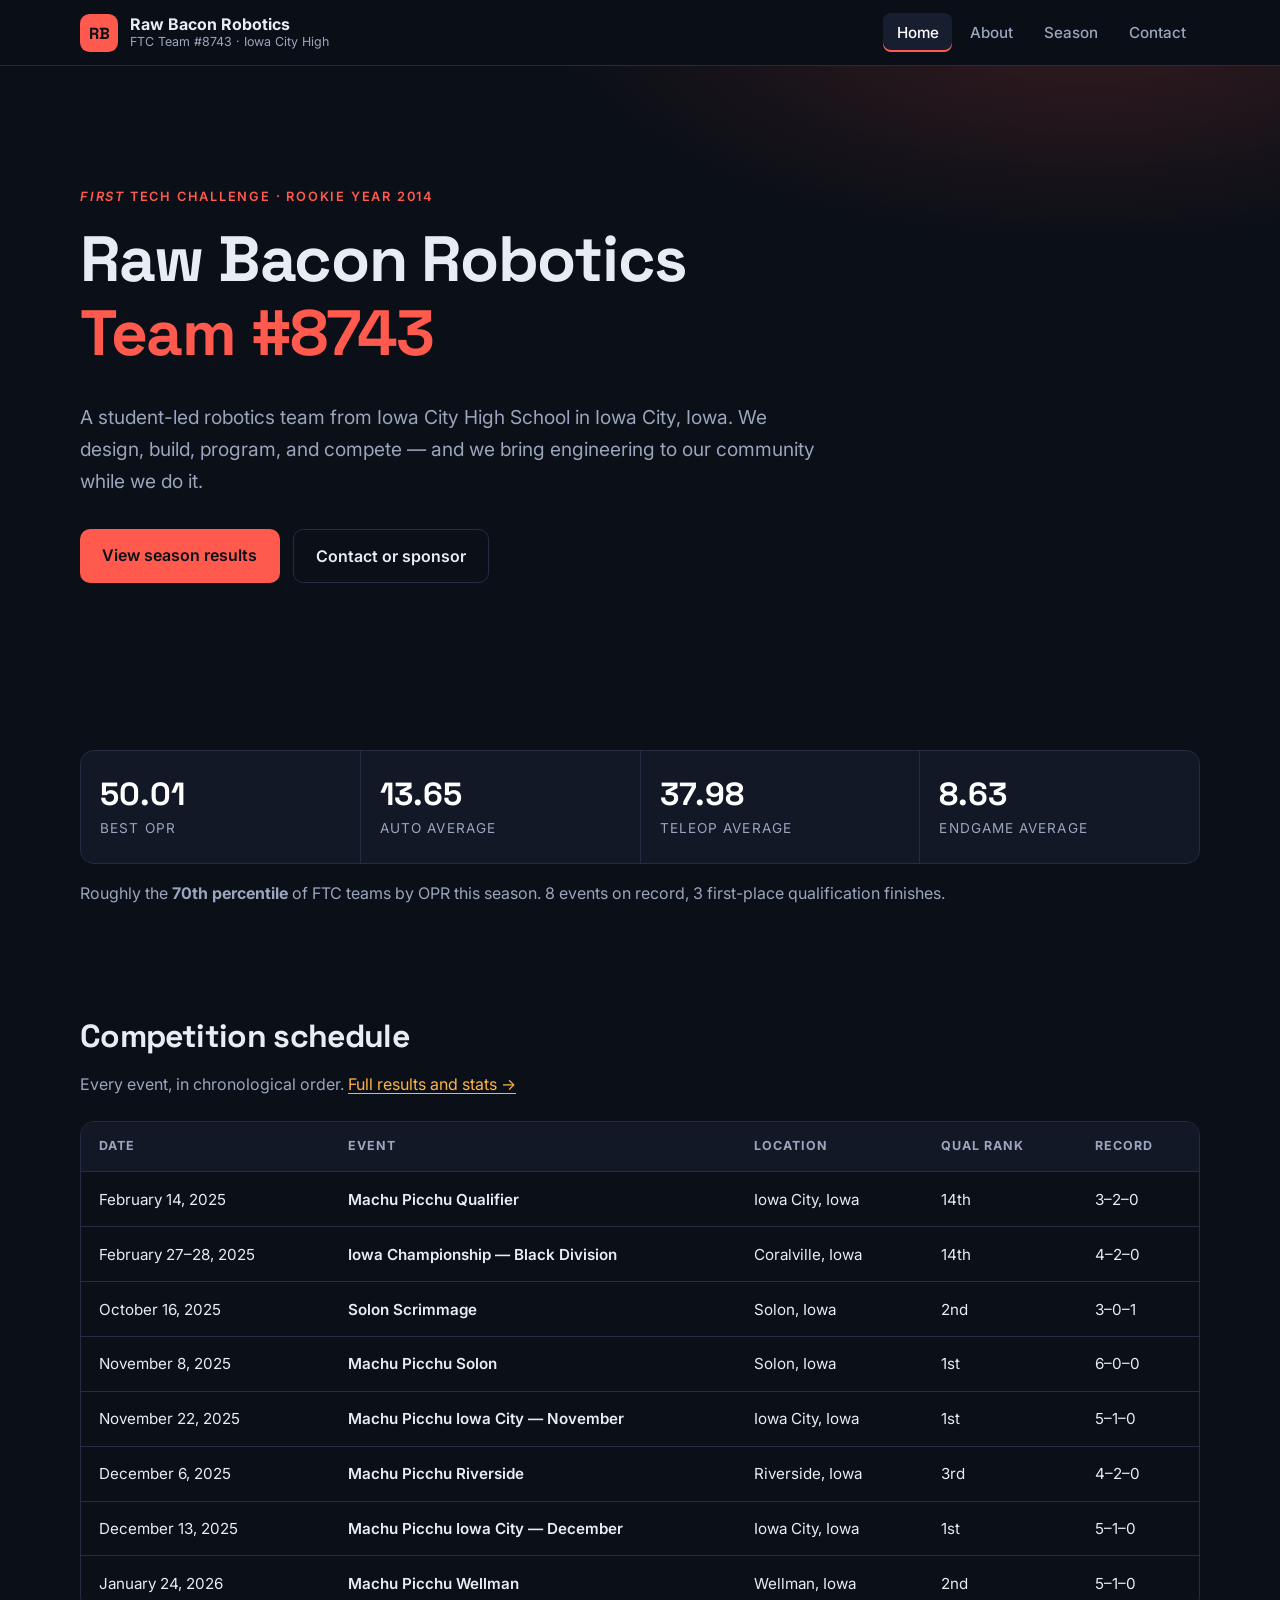
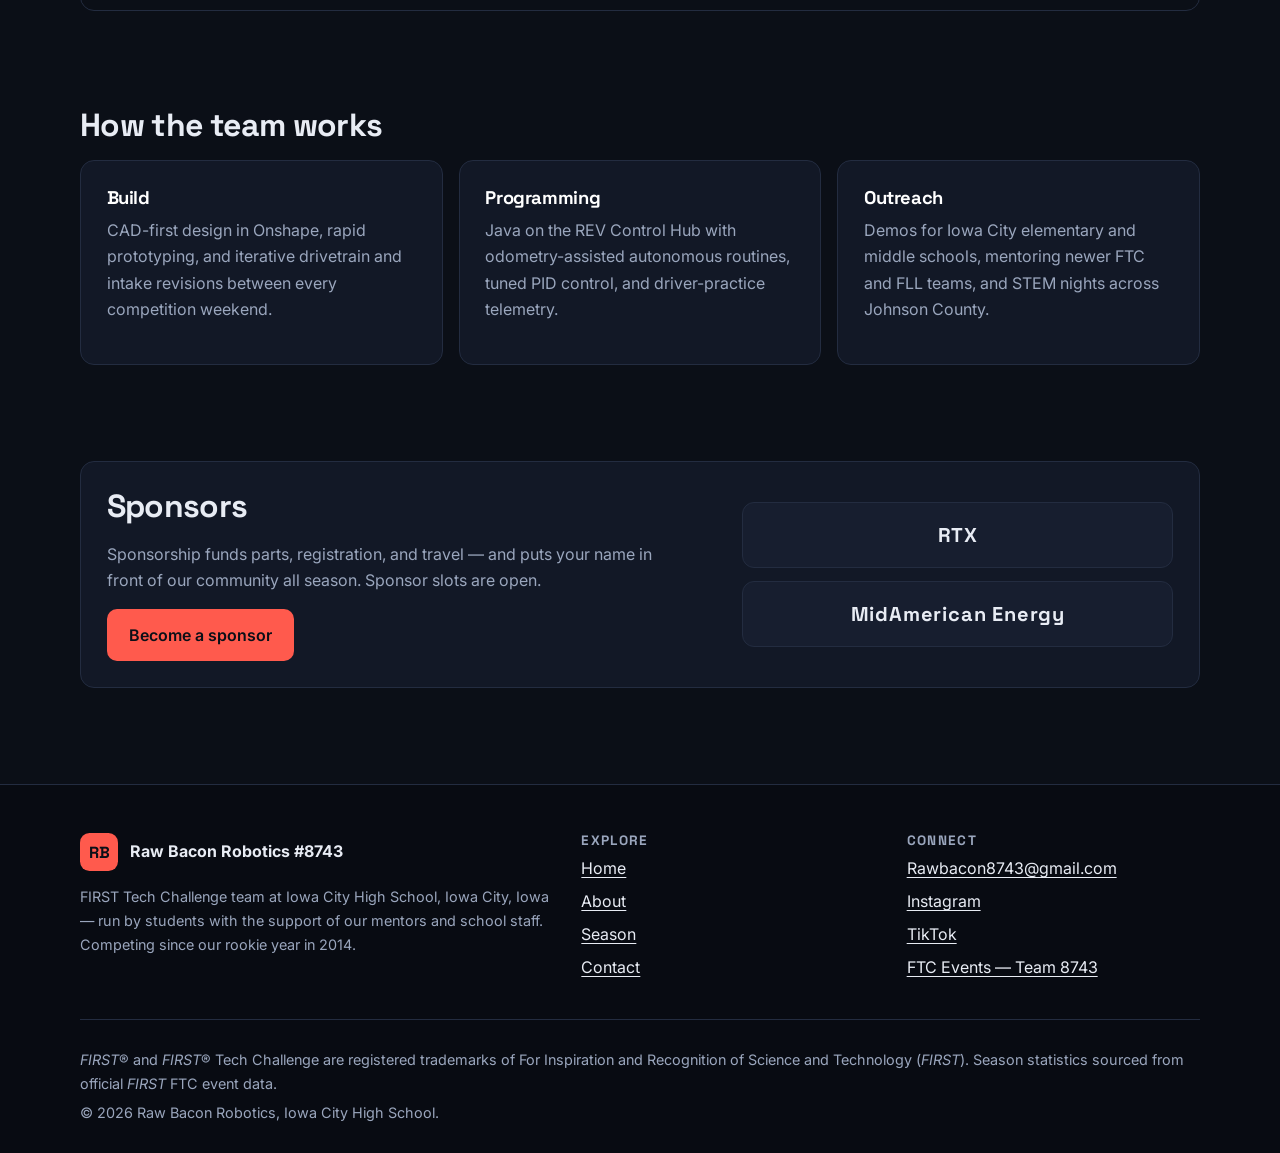
<file: index.html>
<!doctype html>
<html lang="en"><head><meta charset="utf-8"><meta name="viewport" content="width=device-width, initial-scale=1">
<title>Raw Bacon Robotics #8743 | Iowa City High School FTC Team</title><meta name="description" content="Raw Bacon Robotics, FIRST Tech Challenge team #8743 from Iowa City High School, Iowa. Season results, robot build, programming, and outreach.">
<meta property="og:type" content="website"><meta property="og:title" content="Raw Bacon Robotics #8743 | Iowa City High School FTC Team"><meta property="og:description" content="Raw Bacon Robotics, FIRST Tech Challenge team #8743 from Iowa City High School, Iowa. Season results, robot build, programming, and outreach.">
<meta name="twitter:card" content="summary"><meta name="theme-color" content="#0b0f17"><link rel="icon" href="favicon.svg" type="image/svg+xml">
<link rel="preconnect" href="https://fonts.googleapis.com"><link rel="preconnect" href="https://fonts.gstatic.com" crossorigin>
<link rel="stylesheet" href="https://fonts.googleapis.com/css2?family=Inter:wght@400;500;600&family=Space+Grotesk:wght@500;700&display=swap">
<link rel="stylesheet" href="styles.css"></head><body>
<a class="skip" href="#main">Skip to content</a>
<header class="top"><div class="wrap bar"><a class="brand" href="index.html"><svg class="mark" viewBox="0 0 40 40" aria-hidden="true"><rect width="40" height="40" rx="10" fill="#ff5a4d"/><text x="20" y="26" text-anchor="middle" font-family="Space Grotesk,Inter,sans-serif" font-weight="700" font-size="17" fill="#0b0f17">RB</text></svg><span><b>Raw Bacon Robotics</b><small>FTC Team #8743 · Iowa City High</small></span></a><nav aria-label="Primary"><a href="index.html" aria-current="page">Home</a><a href="about.html">About</a><a href="season.html">Season</a><a href="contact.html">Contact</a></nav></div></header>
<main id="main"><section class="hero"><div class="wrap"><p class="eyebrow"><i>FIRST</i> Tech Challenge · Rookie year 2014</p>
<h1>Raw Bacon Robotics <span>Team #8743</span></h1>
<p class="lead">A student-led robotics team from Iowa City High School in Iowa City, Iowa. We design, build, program, and compete — and we bring engineering to our community while we do it.</p>
<div class="cta"><a class="btn" href="season.html">View season results</a><a class="btn ghost" href="contact.html">Contact or sponsor</a></div></div></section>
<section class="wrap band"><div class="stats"><div class="stat"><b>50.01</b><span>Best OPR</span></div><div class="stat"><b>13.65</b><span>Auto average</span></div><div class="stat"><b>37.98</b><span>TeleOp average</span></div><div class="stat"><b>8.63</b><span>Endgame average</span></div></div><p class="note">Roughly the <b>70th percentile</b> of FTC teams by OPR this season. 8 events on record, 3 first-place qualification finishes.</p></section>
<section class="wrap"><h2>Competition schedule</h2><p class="sub">Every event, in chronological order. <a href="season.html">Full results and stats →</a></p>
<div class="tablewrap"><table><thead><tr><th scope="col">Date</th><th scope="col">Event</th><th scope="col" class="hide-s">Location</th><th scope="col">Qual rank</th><th scope="col" class="hide-s">Record</th></tr></thead><tbody><tr><td><time datetime="2025-02-14">February 14, 2025</time></td><th scope="row">Machu Picchu Qualifier</th><td class="hide-s">Iowa City, Iowa</td><td>14th</td><td class="hide-s">3–2–0</td></tr><tr><td><time datetime="2025-02-27">February 27–28, 2025</time></td><th scope="row">Iowa Championship — Black Division</th><td class="hide-s">Coralville, Iowa</td><td>14th</td><td class="hide-s">4–2–0</td></tr><tr><td><time datetime="2025-10-16">October 16, 2025</time></td><th scope="row">Solon Scrimmage</th><td class="hide-s">Solon, Iowa</td><td>2nd</td><td class="hide-s">3–0–1</td></tr><tr><td><time datetime="2025-11-08">November 8, 2025</time></td><th scope="row">Machu Picchu Solon</th><td class="hide-s">Solon, Iowa</td><td>1st</td><td class="hide-s">6–0–0</td></tr><tr><td><time datetime="2025-11-22">November 22, 2025</time></td><th scope="row">Machu Picchu Iowa City — November</th><td class="hide-s">Iowa City, Iowa</td><td>1st</td><td class="hide-s">5–1–0</td></tr><tr><td><time datetime="2025-12-06">December 6, 2025</time></td><th scope="row">Machu Picchu Riverside</th><td class="hide-s">Riverside, Iowa</td><td>3rd</td><td class="hide-s">4–2–0</td></tr><tr><td><time datetime="2025-12-13">December 13, 2025</time></td><th scope="row">Machu Picchu Iowa City — December</th><td class="hide-s">Iowa City, Iowa</td><td>1st</td><td class="hide-s">5–1–0</td></tr><tr><td><time datetime="2026-01-24">January 24, 2026</time></td><th scope="row">Machu Picchu Wellman</th><td class="hide-s">Wellman, Iowa</td><td>2nd</td><td class="hide-s">5–1–0</td></tr></tbody></table></div></section>
<section class="wrap"><h2>How the team works</h2><div class="grid3">
<article class="panel"><h3>Build</h3><p>CAD-first design in Onshape, rapid prototyping, and iterative drivetrain and intake revisions between every competition weekend.</p></article>
<article class="panel"><h3>Programming</h3><p>Java on the REV Control Hub with odometry-assisted autonomous routines, tuned PID control, and driver-practice telemetry.</p></article>
<article class="panel"><h3>Outreach</h3><p>Demos for Iowa City elementary and middle schools, mentoring newer FTC and FLL teams, and STEM nights across Johnson County.</p></article></div></section>
<section class="wrap"><div class="panel spons"><div><h2>Sponsors</h2><p>Sponsorship funds parts, registration, and travel — and puts your name in front of our community all season. Sponsor slots are open.</p><a class="btn" href="contact.html">Become a sponsor</a></div>
<ul class="logos" aria-label="Current sponsors"><li>RTX</li><li>MidAmerican Energy</li></ul></div></section></main>
<footer><div class="wrap fgrid"><div><a class="brand" href="index.html"><svg class="mark" viewBox="0 0 40 40" aria-hidden="true"><rect width="40" height="40" rx="10" fill="#ff5a4d"/><text x="20" y="26" text-anchor="middle" font-family="Space Grotesk,Inter,sans-serif" font-weight="700" font-size="17" fill="#0b0f17">RB</text></svg><span><b>Raw Bacon Robotics #8743</b></span></a>
<p>FIRST Tech Challenge team at Iowa City High School, Iowa City, Iowa — run by students with the support of our mentors and school staff. Competing since our rookie year in 2014.</p></div>
<div><h3>Explore</h3><ul><li><a href="index.html">Home</a></li><li><a href="about.html">About</a></li><li><a href="season.html">Season</a></li><li><a href="contact.html">Contact</a></li></ul></div>
<div><h3>Connect</h3><ul><li><a href="mailto:Rawbacon8743@gmail.com">Rawbacon8743@gmail.com</a></li><li><a href="https://www.instagram.com/rawbacon8743" rel="noopener">Instagram</a></li><li><a href="https://www.tiktok.com/@raw.bacon.robotic" rel="noopener">TikTok</a></li><li><a href="https://ftc-events.firstinspires.org/team/8743" rel="noopener">FTC Events — Team 8743</a></li></ul></div></div>
<div class="wrap legal"><p><i>FIRST</i>® and <i>FIRST</i>® Tech Challenge are registered trademarks of For Inspiration and Recognition of Science and Technology (<i>FIRST</i>). Season statistics sourced from official <i>FIRST</i> FTC event data.</p><p>© 2026 Raw Bacon Robotics, Iowa City High School.</p></div></footer></body></html>
</file>
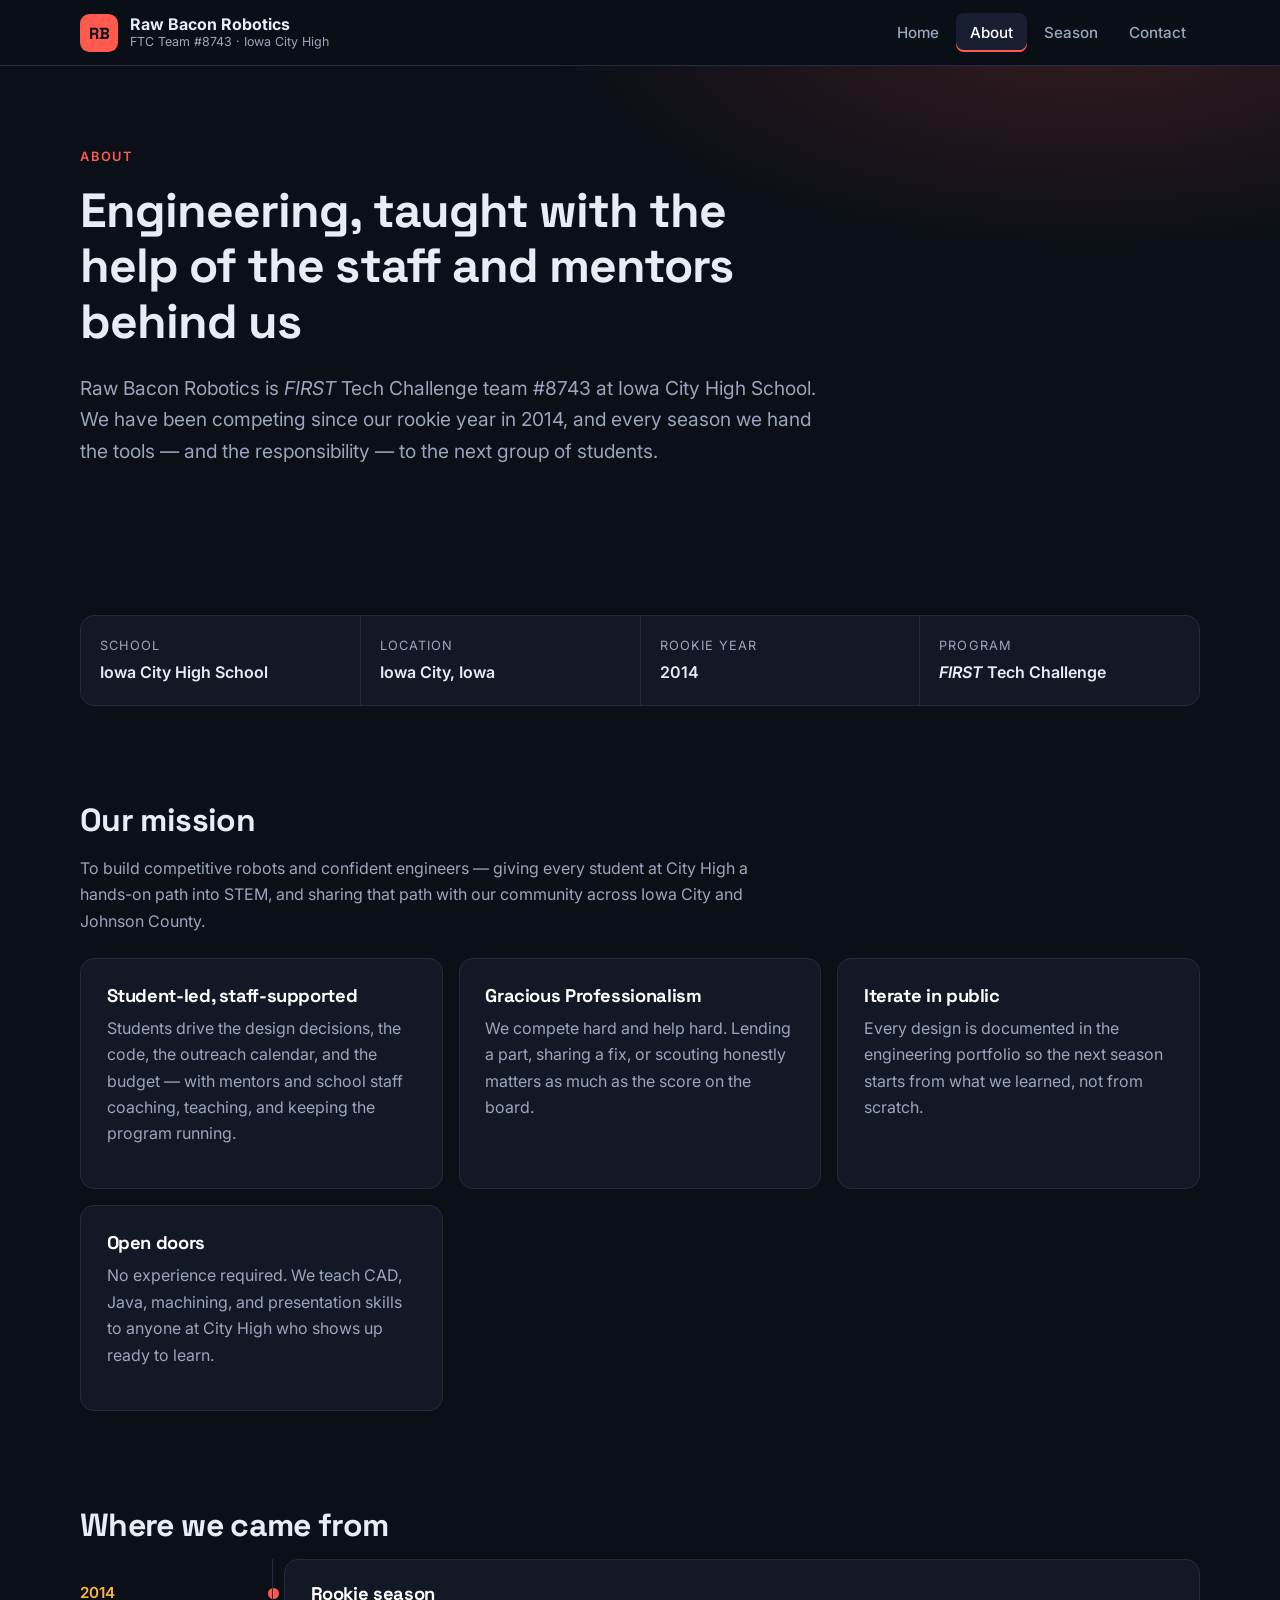
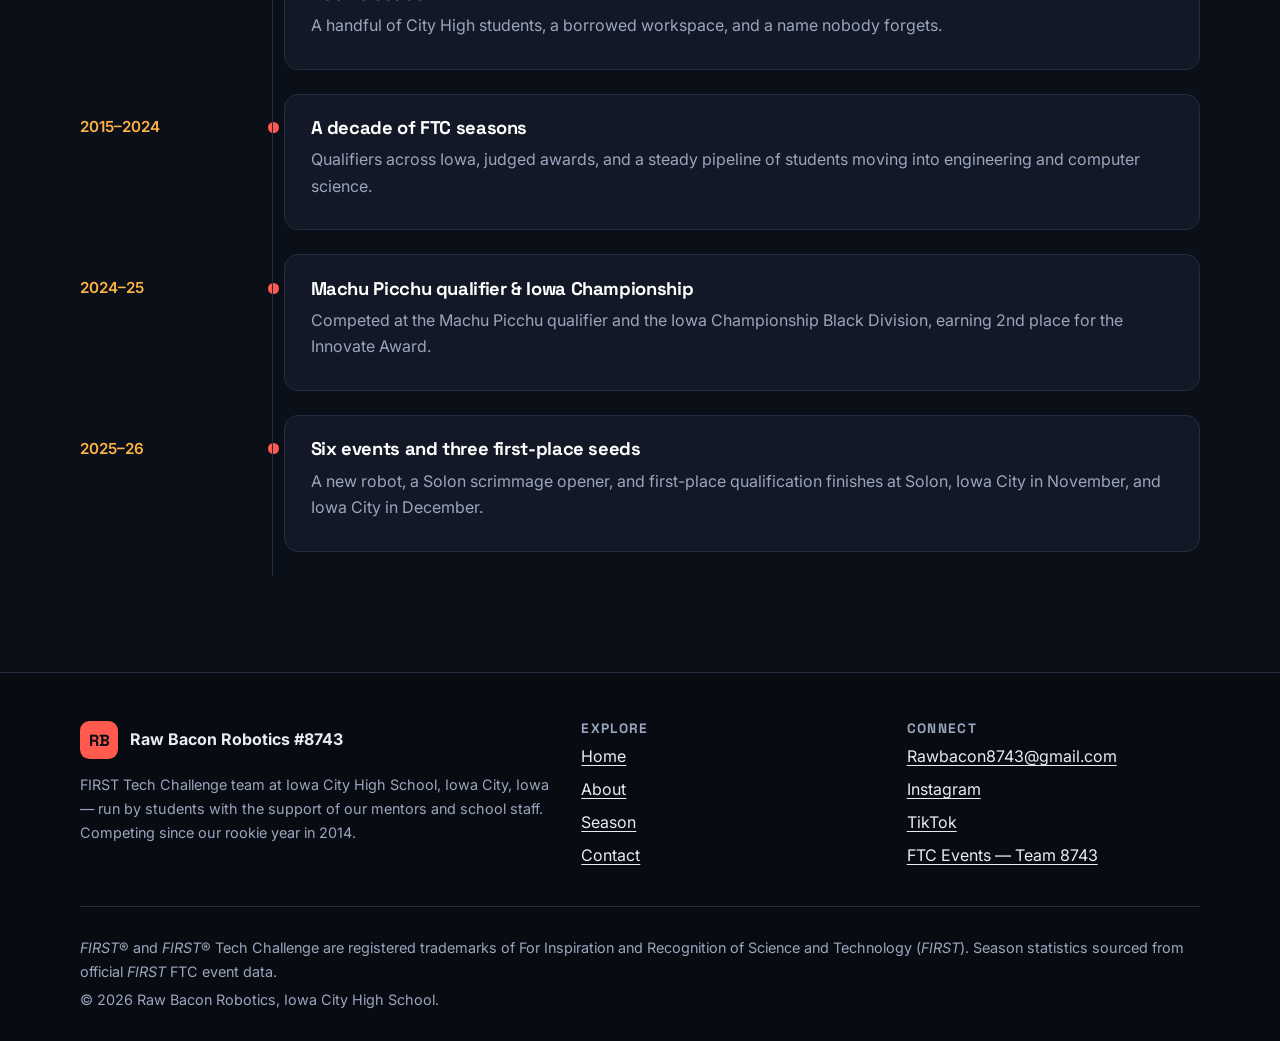
<file: about.html>
<!doctype html>
<html lang="en"><head><meta charset="utf-8"><meta name="viewport" content="width=device-width, initial-scale=1">
<title>About | Raw Bacon Robotics #8743</title><meta name="description" content="Raw Bacon Robotics is a student-led FIRST Tech Challenge team at Iowa City High School in Iowa City, Iowa, competing since our 2014 rookie year.">
<meta property="og:type" content="website"><meta property="og:title" content="About | Raw Bacon Robotics #8743"><meta property="og:description" content="Raw Bacon Robotics is a student-led FIRST Tech Challenge team at Iowa City High School in Iowa City, Iowa, competing since our 2014 rookie year.">
<meta name="twitter:card" content="summary"><meta name="theme-color" content="#0b0f17"><link rel="icon" href="favicon.svg" type="image/svg+xml">
<link rel="preconnect" href="https://fonts.googleapis.com"><link rel="preconnect" href="https://fonts.gstatic.com" crossorigin>
<link rel="stylesheet" href="https://fonts.googleapis.com/css2?family=Inter:wght@400;500;600&family=Space+Grotesk:wght@500;700&display=swap">
<link rel="stylesheet" href="styles.css"></head><body>
<a class="skip" href="#main">Skip to content</a>
<header class="top"><div class="wrap bar"><a class="brand" href="index.html"><svg class="mark" viewBox="0 0 40 40" aria-hidden="true"><rect width="40" height="40" rx="10" fill="#ff5a4d"/><text x="20" y="26" text-anchor="middle" font-family="Space Grotesk,Inter,sans-serif" font-weight="700" font-size="17" fill="#0b0f17">RB</text></svg><span><b>Raw Bacon Robotics</b><small>FTC Team #8743 · Iowa City High</small></span></a><nav aria-label="Primary"><a href="index.html">Home</a><a href="about.html" aria-current="page">About</a><a href="season.html">Season</a><a href="contact.html">Contact</a></nav></div></header>
<main id="main"><section class="hero small"><div class="wrap"><p class="eyebrow">About</p><h1>Engineering, taught with the help of the staff and mentors behind us</h1>
<p class="lead">Raw Bacon Robotics is <i>FIRST</i> Tech Challenge team #8743 at Iowa City High School. We have been competing since our rookie year in 2014, and every season we hand the tools — and the responsibility — to the next group of students.</p></div></section>
<section class="wrap"><dl class="facts"><div><dt>School</dt><dd>Iowa City High School</dd></div><div><dt>Location</dt><dd>Iowa City, Iowa</dd></div><div><dt>Rookie year</dt><dd>2014</dd></div><div><dt>Program</dt><dd><i>FIRST</i> Tech Challenge</dd></div></dl></section>
<section class="wrap"><h2>Our mission</h2><p class="sub">To build competitive robots and confident engineers — giving every student at City High a hands-on path into STEM, and sharing that path with our community across Iowa City and Johnson County.</p>
<div class="grid2"><article class="panel"><h3>Student-led, staff-supported</h3><p>Students drive the design decisions, the code, the outreach calendar, and the budget — with mentors and school staff coaching, teaching, and keeping the program running.</p></article>
<article class="panel"><h3>Gracious Professionalism</h3><p>We compete hard and help hard. Lending a part, sharing a fix, or scouting honestly matters as much as the score on the board.</p></article>
<article class="panel"><h3>Iterate in public</h3><p>Every design is documented in the engineering portfolio so the next season starts from what we learned, not from scratch.</p></article>
<article class="panel"><h3>Open doors</h3><p>No experience required. We teach CAD, Java, machining, and presentation skills to anyone at City High who shows up ready to learn.</p></article></div></section>
<section class="wrap"><h2>Where we came from</h2><ol class="ev-list plain">
<li class="ev"><time>2014</time><article><h3>Rookie season</h3><p>A handful of City High students, a borrowed workspace, and a name nobody forgets.</p></article></li>
<li class="ev"><time>2015–2024</time><article><h3>A decade of FTC seasons</h3><p>Qualifiers across Iowa, judged awards, and a steady pipeline of students moving into engineering and computer science.</p></article></li>
<li class="ev"><time>2024–25</time><article><h3>Machu Picchu qualifier &amp; Iowa Championship</h3><p>Competed at the Machu Picchu qualifier and the Iowa Championship Black Division, earning 2nd place for the Innovate Award.</p></article></li>
<li class="ev"><time>2025–26</time><article><h3>Six events and three first-place seeds</h3><p>A new robot, a Solon scrimmage opener, and first-place qualification finishes at Solon, Iowa City in November, and Iowa City in December.</p></article></li></ol></section></main>
<footer><div class="wrap fgrid"><div><a class="brand" href="index.html"><svg class="mark" viewBox="0 0 40 40" aria-hidden="true"><rect width="40" height="40" rx="10" fill="#ff5a4d"/><text x="20" y="26" text-anchor="middle" font-family="Space Grotesk,Inter,sans-serif" font-weight="700" font-size="17" fill="#0b0f17">RB</text></svg><span><b>Raw Bacon Robotics #8743</b></span></a>
<p>FIRST Tech Challenge team at Iowa City High School, Iowa City, Iowa — run by students with the support of our mentors and school staff. Competing since our rookie year in 2014.</p></div>
<div><h3>Explore</h3><ul><li><a href="index.html">Home</a></li><li><a href="about.html">About</a></li><li><a href="season.html">Season</a></li><li><a href="contact.html">Contact</a></li></ul></div>
<div><h3>Connect</h3><ul><li><a href="mailto:Rawbacon8743@gmail.com">Rawbacon8743@gmail.com</a></li><li><a href="https://www.instagram.com/rawbacon8743" rel="noopener">Instagram</a></li><li><a href="https://www.tiktok.com/@raw.bacon.robotic" rel="noopener">TikTok</a></li><li><a href="https://ftc-events.firstinspires.org/team/8743" rel="noopener">FTC Events — Team 8743</a></li></ul></div></div>
<div class="wrap legal"><p><i>FIRST</i>® and <i>FIRST</i>® Tech Challenge are registered trademarks of For Inspiration and Recognition of Science and Technology (<i>FIRST</i>). Season statistics sourced from official <i>FIRST</i> FTC event data.</p><p>© 2026 Raw Bacon Robotics, Iowa City High School.</p></div></footer></body></html>
</file>
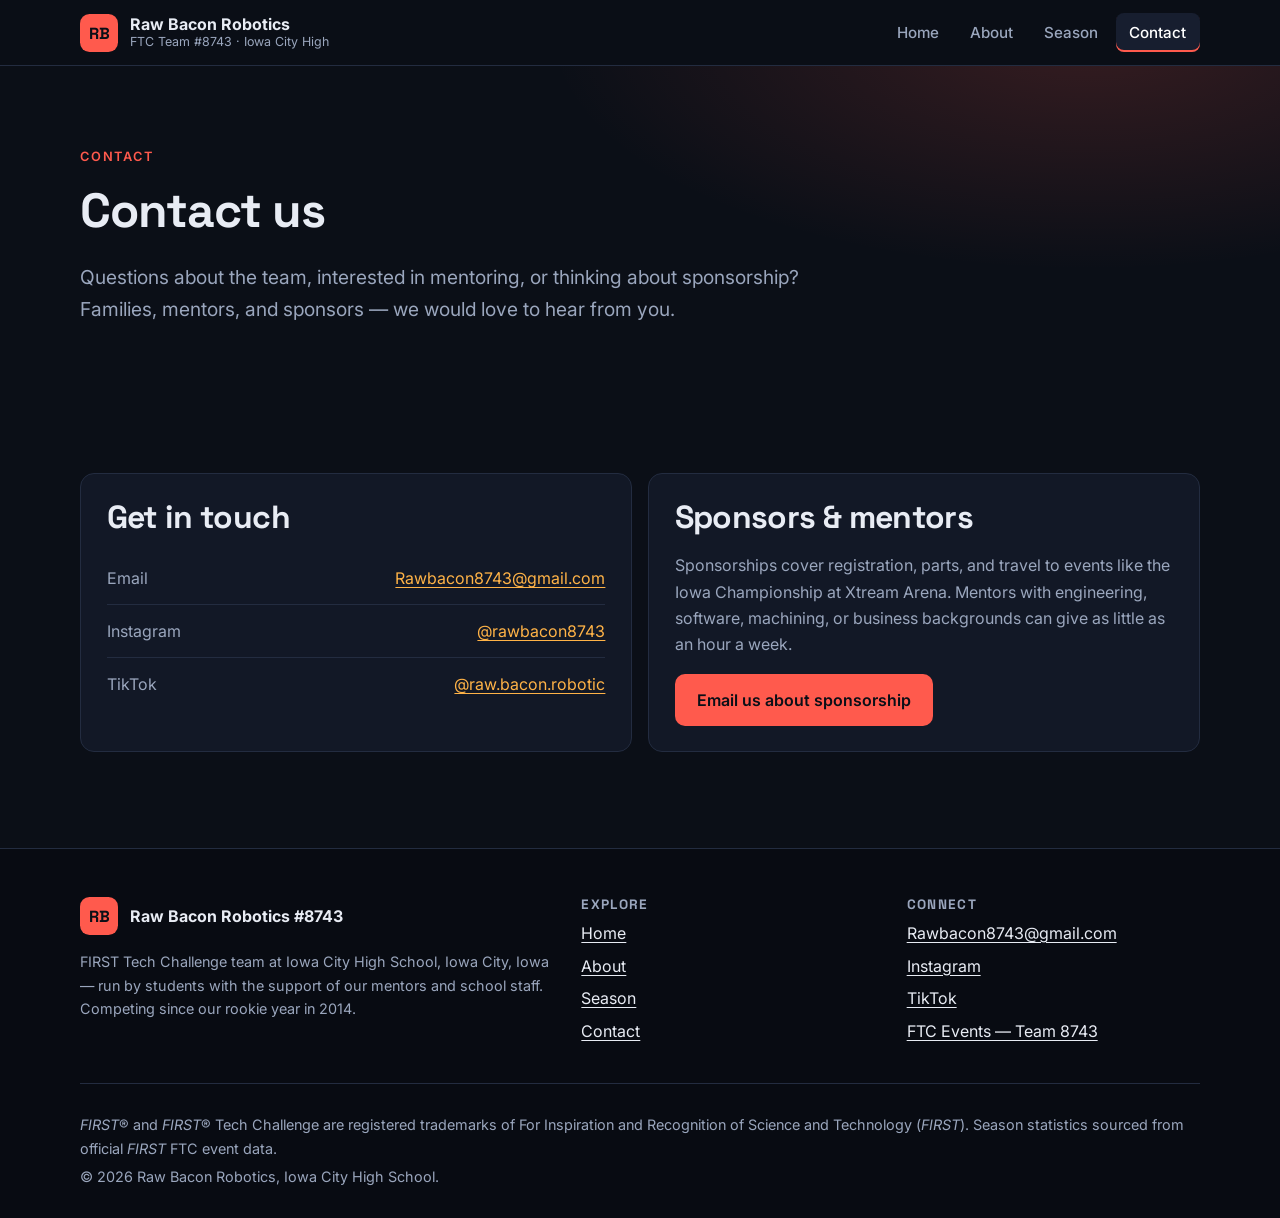
<file: contact.html>
<!doctype html>
<html lang="en"><head><meta charset="utf-8"><meta name="viewport" content="width=device-width, initial-scale=1">
<title>Contact &amp; Sponsor Us | Raw Bacon Robotics #8743</title><meta name="description" content="How to contact, mentor, or sponsor FTC team #8743 at Iowa City High School.">
<meta property="og:type" content="website"><meta property="og:title" content="Contact &amp; Sponsor Us | Raw Bacon Robotics #8743"><meta property="og:description" content="How to contact, mentor, or sponsor FTC team #8743 at Iowa City High School.">
<meta name="twitter:card" content="summary"><meta name="theme-color" content="#0b0f17"><link rel="icon" href="favicon.svg" type="image/svg+xml">
<link rel="preconnect" href="https://fonts.googleapis.com"><link rel="preconnect" href="https://fonts.gstatic.com" crossorigin>
<link rel="stylesheet" href="https://fonts.googleapis.com/css2?family=Inter:wght@400;500;600&family=Space+Grotesk:wght@500;700&display=swap">
<link rel="stylesheet" href="styles.css"></head><body>
<a class="skip" href="#main">Skip to content</a>
<header class="top"><div class="wrap bar"><a class="brand" href="index.html"><svg class="mark" viewBox="0 0 40 40" aria-hidden="true"><rect width="40" height="40" rx="10" fill="#ff5a4d"/><text x="20" y="26" text-anchor="middle" font-family="Space Grotesk,Inter,sans-serif" font-weight="700" font-size="17" fill="#0b0f17">RB</text></svg><span><b>Raw Bacon Robotics</b><small>FTC Team #8743 · Iowa City High</small></span></a><nav aria-label="Primary"><a href="index.html">Home</a><a href="about.html">About</a><a href="season.html">Season</a><a href="contact.html" aria-current="page">Contact</a></nav></div></header>
<main id="main"><section class="hero small"><div class="wrap"><p class="eyebrow">Contact</p><h1>Contact us</h1>
<p class="lead">Questions about the team, interested in mentoring, or thinking about sponsorship? Families, mentors, and sponsors — we would love to hear from you.</p></div></section>
<section class="wrap grid2"><article class="panel"><h2>Get in touch</h2><ul class="clist"><li><span>Email</span><a href="mailto:Rawbacon8743@gmail.com">Rawbacon8743@gmail.com</a></li><li><span>Instagram</span><a href="https://www.instagram.com/rawbacon8743" rel="noopener">@rawbacon8743</a></li><li><span>TikTok</span><a href="https://www.tiktok.com/@raw.bacon.robotic" rel="noopener">@raw.bacon.robotic</a></li></ul></article>
<article class="panel"><h2>Sponsors &amp; mentors</h2><p>Sponsorships cover registration, parts, and travel to events like the Iowa Championship at Xtream Arena. Mentors with engineering, software, machining, or business backgrounds can give as little as an hour a week.</p>
<a class="btn" href="mailto:Rawbacon8743@gmail.com?subject=Raw%20Bacon%20Robotics%20sponsorship">Email us about sponsorship</a></article></section></main>
<footer><div class="wrap fgrid"><div><a class="brand" href="index.html"><svg class="mark" viewBox="0 0 40 40" aria-hidden="true"><rect width="40" height="40" rx="10" fill="#ff5a4d"/><text x="20" y="26" text-anchor="middle" font-family="Space Grotesk,Inter,sans-serif" font-weight="700" font-size="17" fill="#0b0f17">RB</text></svg><span><b>Raw Bacon Robotics #8743</b></span></a>
<p>FIRST Tech Challenge team at Iowa City High School, Iowa City, Iowa — run by students with the support of our mentors and school staff. Competing since our rookie year in 2014.</p></div>
<div><h3>Explore</h3><ul><li><a href="index.html">Home</a></li><li><a href="about.html">About</a></li><li><a href="season.html">Season</a></li><li><a href="contact.html">Contact</a></li></ul></div>
<div><h3>Connect</h3><ul><li><a href="mailto:Rawbacon8743@gmail.com">Rawbacon8743@gmail.com</a></li><li><a href="https://www.instagram.com/rawbacon8743" rel="noopener">Instagram</a></li><li><a href="https://www.tiktok.com/@raw.bacon.robotic" rel="noopener">TikTok</a></li><li><a href="https://ftc-events.firstinspires.org/team/8743" rel="noopener">FTC Events — Team 8743</a></li></ul></div></div>
<div class="wrap legal"><p><i>FIRST</i>® and <i>FIRST</i>® Tech Challenge are registered trademarks of For Inspiration and Recognition of Science and Technology (<i>FIRST</i>). Season statistics sourced from official <i>FIRST</i> FTC event data.</p><p>© 2026 Raw Bacon Robotics, Iowa City High School.</p></div></footer></body></html>
</file>
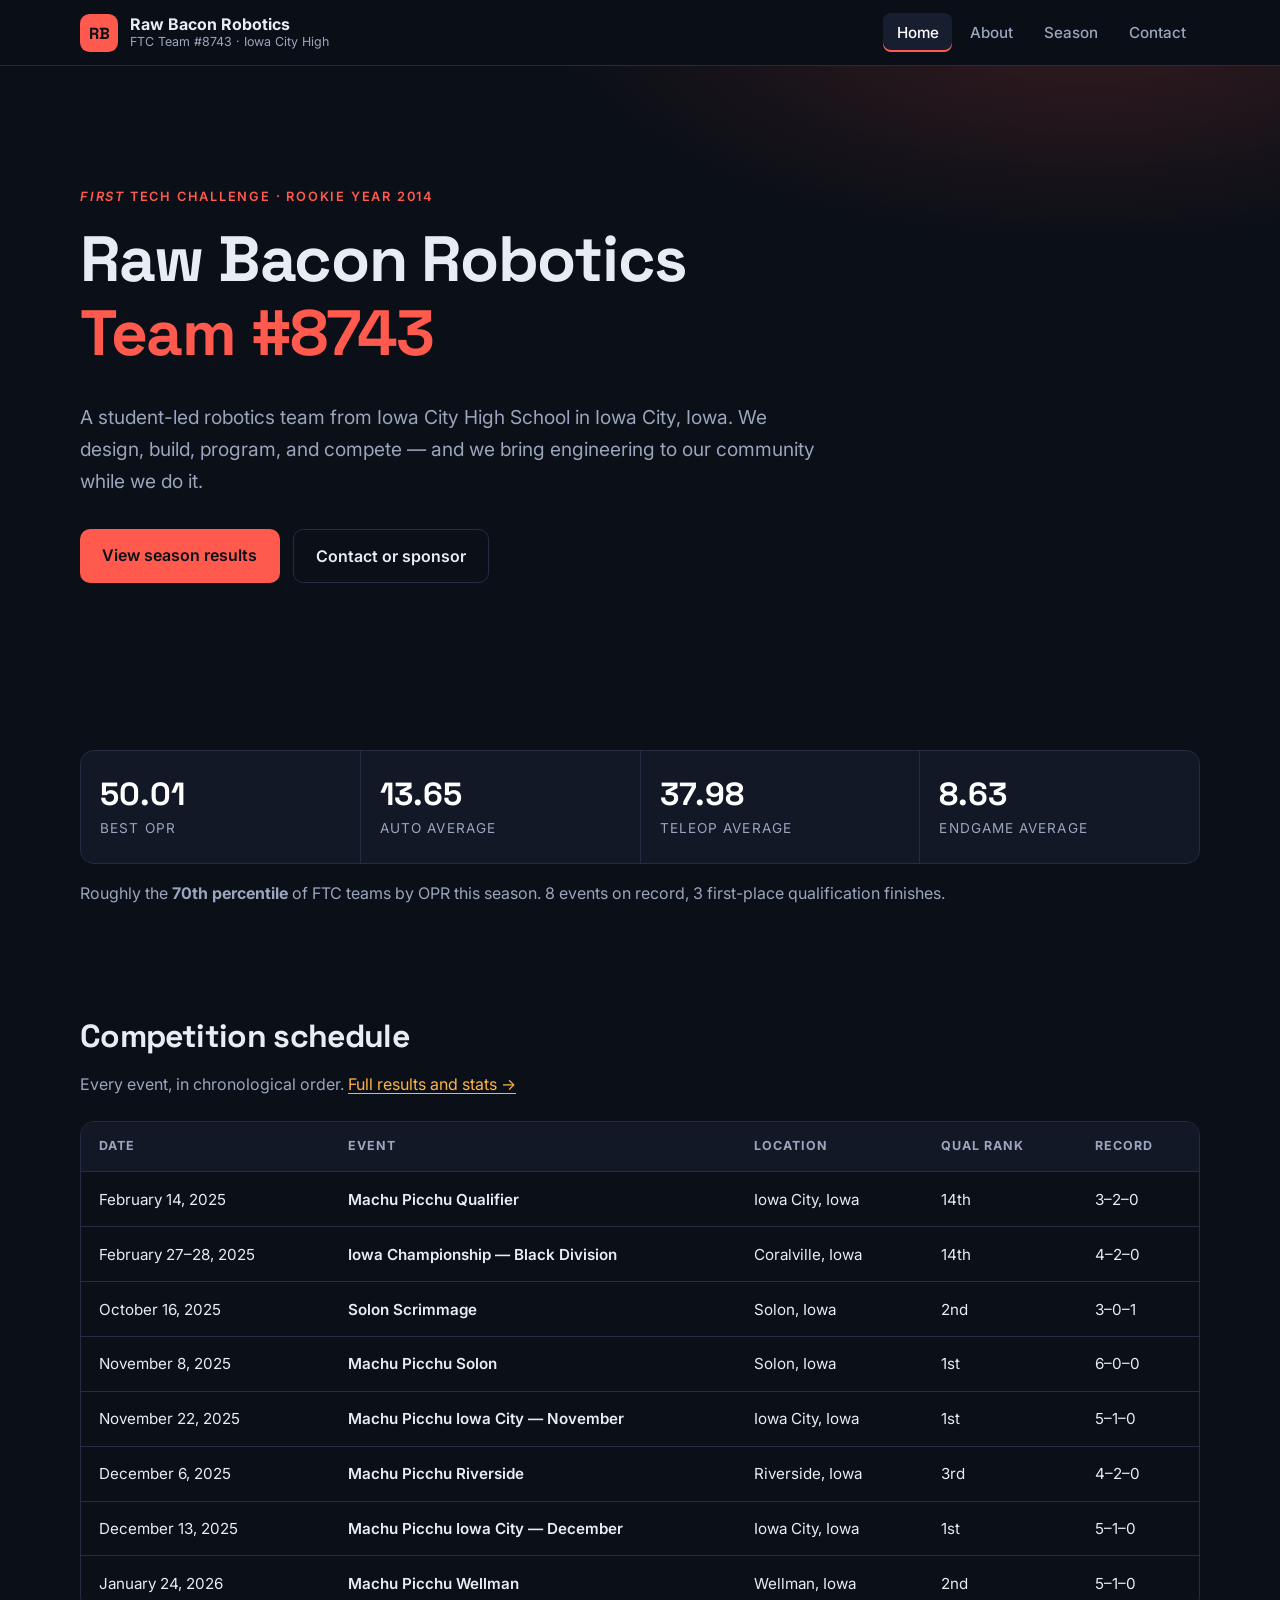
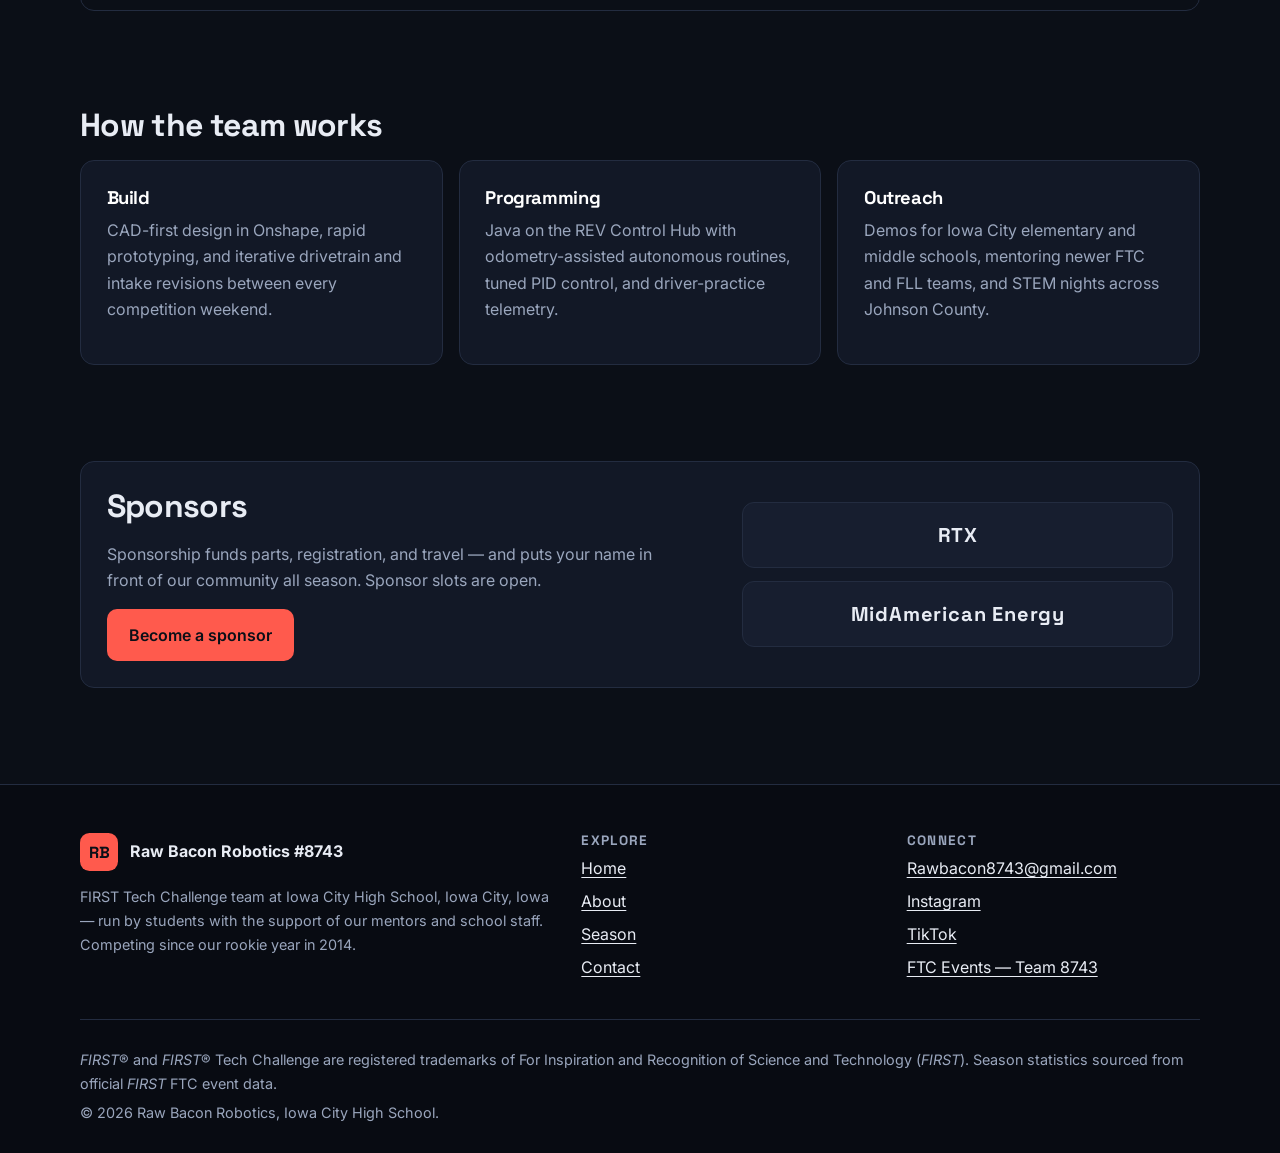
<file: index (1).html>
<!doctype html>
<html lang="en"><head><meta charset="utf-8"><meta name="viewport" content="width=device-width, initial-scale=1">
<title>Raw Bacon Robotics #8743 | Iowa City High School FTC Team</title><meta name="description" content="Raw Bacon Robotics, FIRST Tech Challenge team #8743 from Iowa City High School, Iowa. Season results, robot build, programming, and outreach.">
<meta property="og:type" content="website"><meta property="og:title" content="Raw Bacon Robotics #8743 | Iowa City High School FTC Team"><meta property="og:description" content="Raw Bacon Robotics, FIRST Tech Challenge team #8743 from Iowa City High School, Iowa. Season results, robot build, programming, and outreach.">
<meta name="twitter:card" content="summary"><meta name="theme-color" content="#0b0f17"><link rel="icon" href="favicon.svg" type="image/svg+xml">
<link rel="preconnect" href="https://fonts.googleapis.com"><link rel="preconnect" href="https://fonts.gstatic.com" crossorigin>
<link rel="stylesheet" href="https://fonts.googleapis.com/css2?family=Inter:wght@400;500;600&family=Space+Grotesk:wght@500;700&display=swap">
<link rel="stylesheet" href="styles.css"></head><body>
<a class="skip" href="#main">Skip to content</a>
<header class="top"><div class="wrap bar"><a class="brand" href="index.html"><svg class="mark" viewBox="0 0 40 40" aria-hidden="true"><rect width="40" height="40" rx="10" fill="#ff5a4d"/><text x="20" y="26" text-anchor="middle" font-family="Space Grotesk,Inter,sans-serif" font-weight="700" font-size="17" fill="#0b0f17">RB</text></svg><span><b>Raw Bacon Robotics</b><small>FTC Team #8743 · Iowa City High</small></span></a><nav aria-label="Primary"><a href="index.html" aria-current="page">Home</a><a href="about.html">About</a><a href="season.html">Season</a><a href="contact.html">Contact</a></nav></div></header>
<main id="main"><section class="hero"><div class="wrap"><p class="eyebrow"><i>FIRST</i> Tech Challenge · Rookie year 2014</p>
<h1>Raw Bacon Robotics <span>Team #8743</span></h1>
<p class="lead">A student-led robotics team from Iowa City High School in Iowa City, Iowa. We design, build, program, and compete — and we bring engineering to our community while we do it.</p>
<div class="cta"><a class="btn" href="season.html">View season results</a><a class="btn ghost" href="contact.html">Contact or sponsor</a></div></div></section>
<section class="wrap band"><div class="stats"><div class="stat"><b>50.01</b><span>Best OPR</span></div><div class="stat"><b>13.65</b><span>Auto average</span></div><div class="stat"><b>37.98</b><span>TeleOp average</span></div><div class="stat"><b>8.63</b><span>Endgame average</span></div></div><p class="note">Roughly the <b>70th percentile</b> of FTC teams by OPR this season. 8 events on record, 3 first-place qualification finishes.</p></section>
<section class="wrap"><h2>Competition schedule</h2><p class="sub">Every event, in chronological order. <a href="season.html">Full results and stats →</a></p>
<div class="tablewrap"><table><thead><tr><th scope="col">Date</th><th scope="col">Event</th><th scope="col" class="hide-s">Location</th><th scope="col">Qual rank</th><th scope="col" class="hide-s">Record</th></tr></thead><tbody><tr><td><time datetime="2025-02-14">February 14, 2025</time></td><th scope="row">Machu Picchu Qualifier</th><td class="hide-s">Iowa City, Iowa</td><td>14th</td><td class="hide-s">3–2–0</td></tr><tr><td><time datetime="2025-02-27">February 27–28, 2025</time></td><th scope="row">Iowa Championship — Black Division</th><td class="hide-s">Coralville, Iowa</td><td>14th</td><td class="hide-s">4–2–0</td></tr><tr><td><time datetime="2025-10-16">October 16, 2025</time></td><th scope="row">Solon Scrimmage</th><td class="hide-s">Solon, Iowa</td><td>2nd</td><td class="hide-s">3–0–1</td></tr><tr><td><time datetime="2025-11-08">November 8, 2025</time></td><th scope="row">Machu Picchu Solon</th><td class="hide-s">Solon, Iowa</td><td>1st</td><td class="hide-s">6–0–0</td></tr><tr><td><time datetime="2025-11-22">November 22, 2025</time></td><th scope="row">Machu Picchu Iowa City — November</th><td class="hide-s">Iowa City, Iowa</td><td>1st</td><td class="hide-s">5–1–0</td></tr><tr><td><time datetime="2025-12-06">December 6, 2025</time></td><th scope="row">Machu Picchu Riverside</th><td class="hide-s">Riverside, Iowa</td><td>3rd</td><td class="hide-s">4–2–0</td></tr><tr><td><time datetime="2025-12-13">December 13, 2025</time></td><th scope="row">Machu Picchu Iowa City — December</th><td class="hide-s">Iowa City, Iowa</td><td>1st</td><td class="hide-s">5–1–0</td></tr><tr><td><time datetime="2026-01-24">January 24, 2026</time></td><th scope="row">Machu Picchu Wellman</th><td class="hide-s">Wellman, Iowa</td><td>2nd</td><td class="hide-s">5–1–0</td></tr></tbody></table></div></section>
<section class="wrap"><h2>How the team works</h2><div class="grid3">
<article class="panel"><h3>Build</h3><p>CAD-first design in Onshape, rapid prototyping, and iterative drivetrain and intake revisions between every competition weekend.</p></article>
<article class="panel"><h3>Programming</h3><p>Java on the REV Control Hub with odometry-assisted autonomous routines, tuned PID control, and driver-practice telemetry.</p></article>
<article class="panel"><h3>Outreach</h3><p>Demos for Iowa City elementary and middle schools, mentoring newer FTC and FLL teams, and STEM nights across Johnson County.</p></article></div></section>
<section class="wrap"><div class="panel spons"><div><h2>Sponsors</h2><p>Sponsorship funds parts, registration, and travel — and puts your name in front of our community all season. Sponsor slots are open.</p><a class="btn" href="contact.html">Become a sponsor</a></div>
<ul class="logos" aria-label="Current sponsors"><li>RTX</li><li>MidAmerican Energy</li></ul></div></section></main>
<footer><div class="wrap fgrid"><div><a class="brand" href="index.html"><svg class="mark" viewBox="0 0 40 40" aria-hidden="true"><rect width="40" height="40" rx="10" fill="#ff5a4d"/><text x="20" y="26" text-anchor="middle" font-family="Space Grotesk,Inter,sans-serif" font-weight="700" font-size="17" fill="#0b0f17">RB</text></svg><span><b>Raw Bacon Robotics #8743</b></span></a>
<p>FIRST Tech Challenge team at Iowa City High School, Iowa City, Iowa — run by students with the support of our mentors and school staff. Competing since our rookie year in 2014.</p></div>
<div><h3>Explore</h3><ul><li><a href="index.html">Home</a></li><li><a href="about.html">About</a></li><li><a href="season.html">Season</a></li><li><a href="contact.html">Contact</a></li></ul></div>
<div><h3>Connect</h3><ul><li><a href="mailto:Rawbacon8743@gmail.com">Rawbacon8743@gmail.com</a></li><li><a href="https://www.instagram.com/rawbacon8743" rel="noopener">Instagram</a></li><li><a href="https://www.tiktok.com/@raw.bacon.robotic" rel="noopener">TikTok</a></li><li><a href="https://ftc-events.firstinspires.org/team/8743" rel="noopener">FTC Events — Team 8743</a></li></ul></div></div>
<div class="wrap legal"><p><i>FIRST</i>® and <i>FIRST</i>® Tech Challenge are registered trademarks of For Inspiration and Recognition of Science and Technology (<i>FIRST</i>). Season statistics sourced from official <i>FIRST</i> FTC event data.</p><p>© 2026 Raw Bacon Robotics, Iowa City High School.</p></div></footer></body></html>
</file>
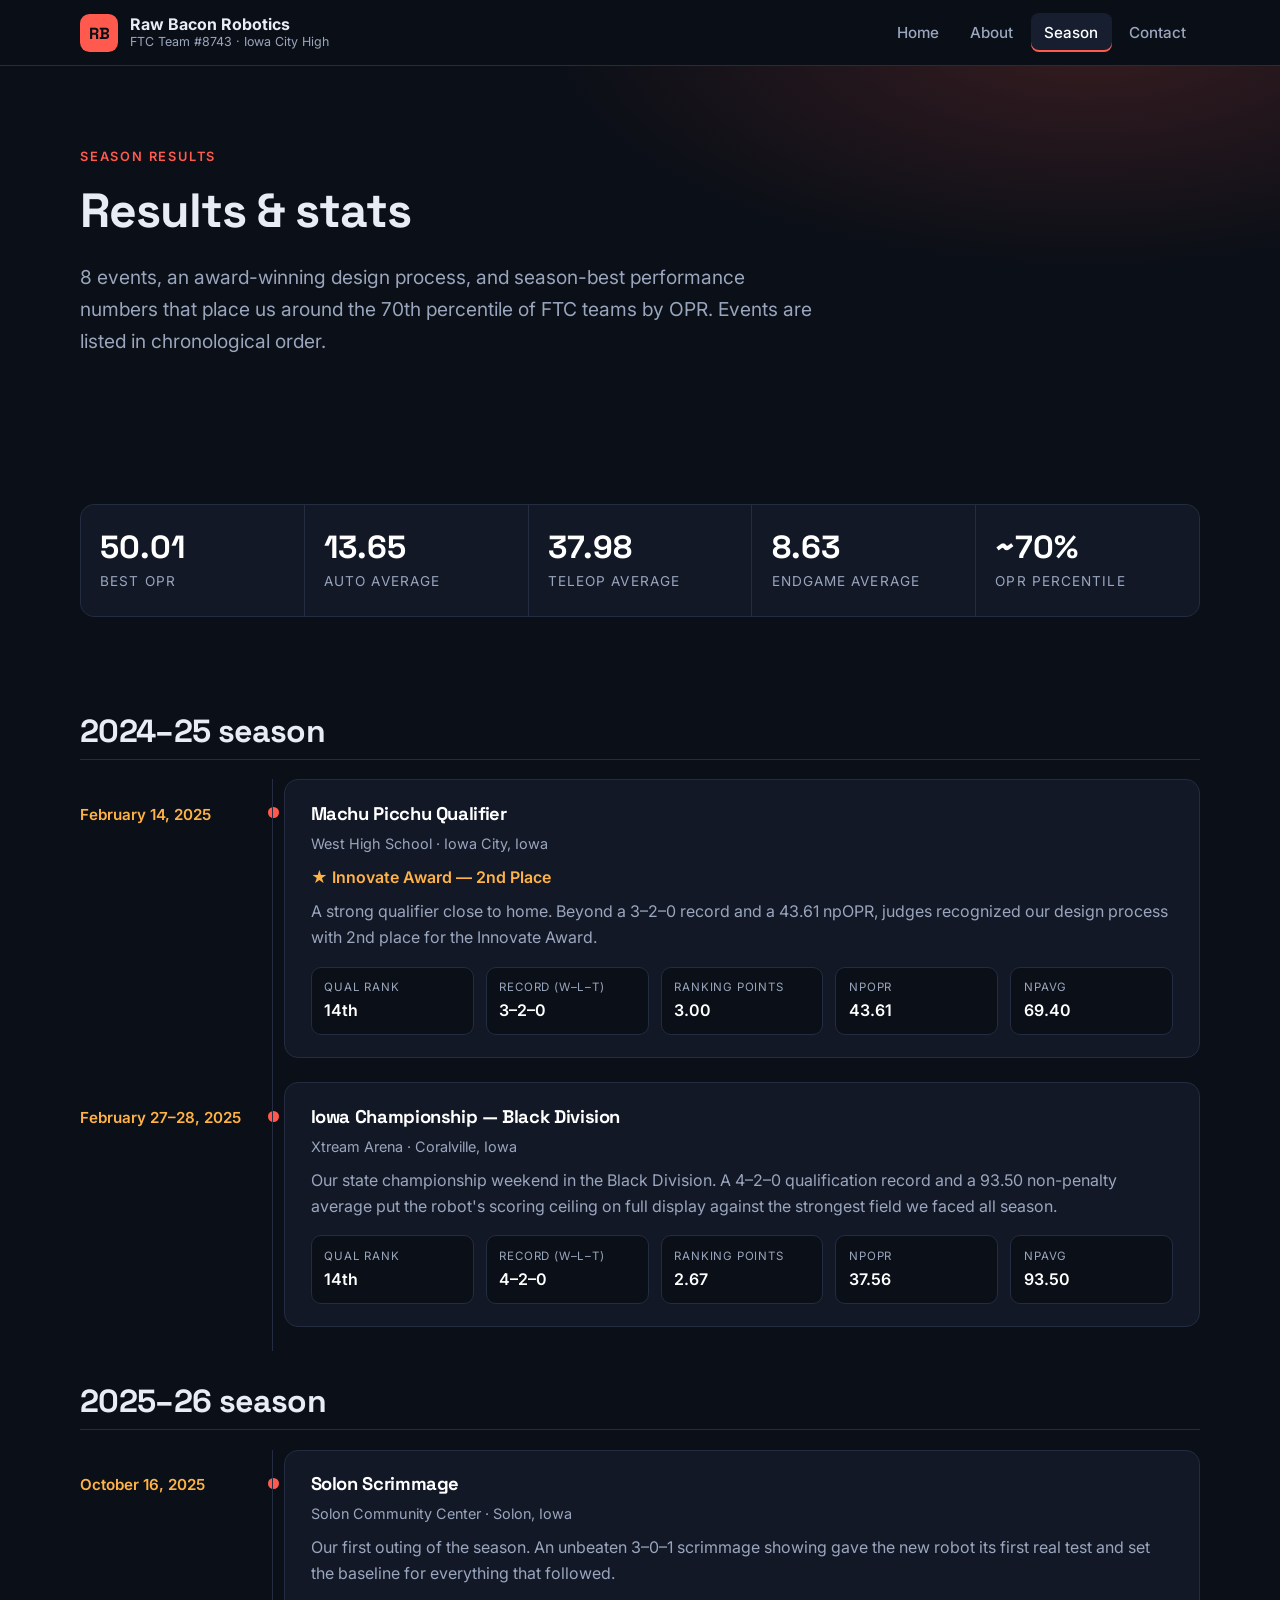
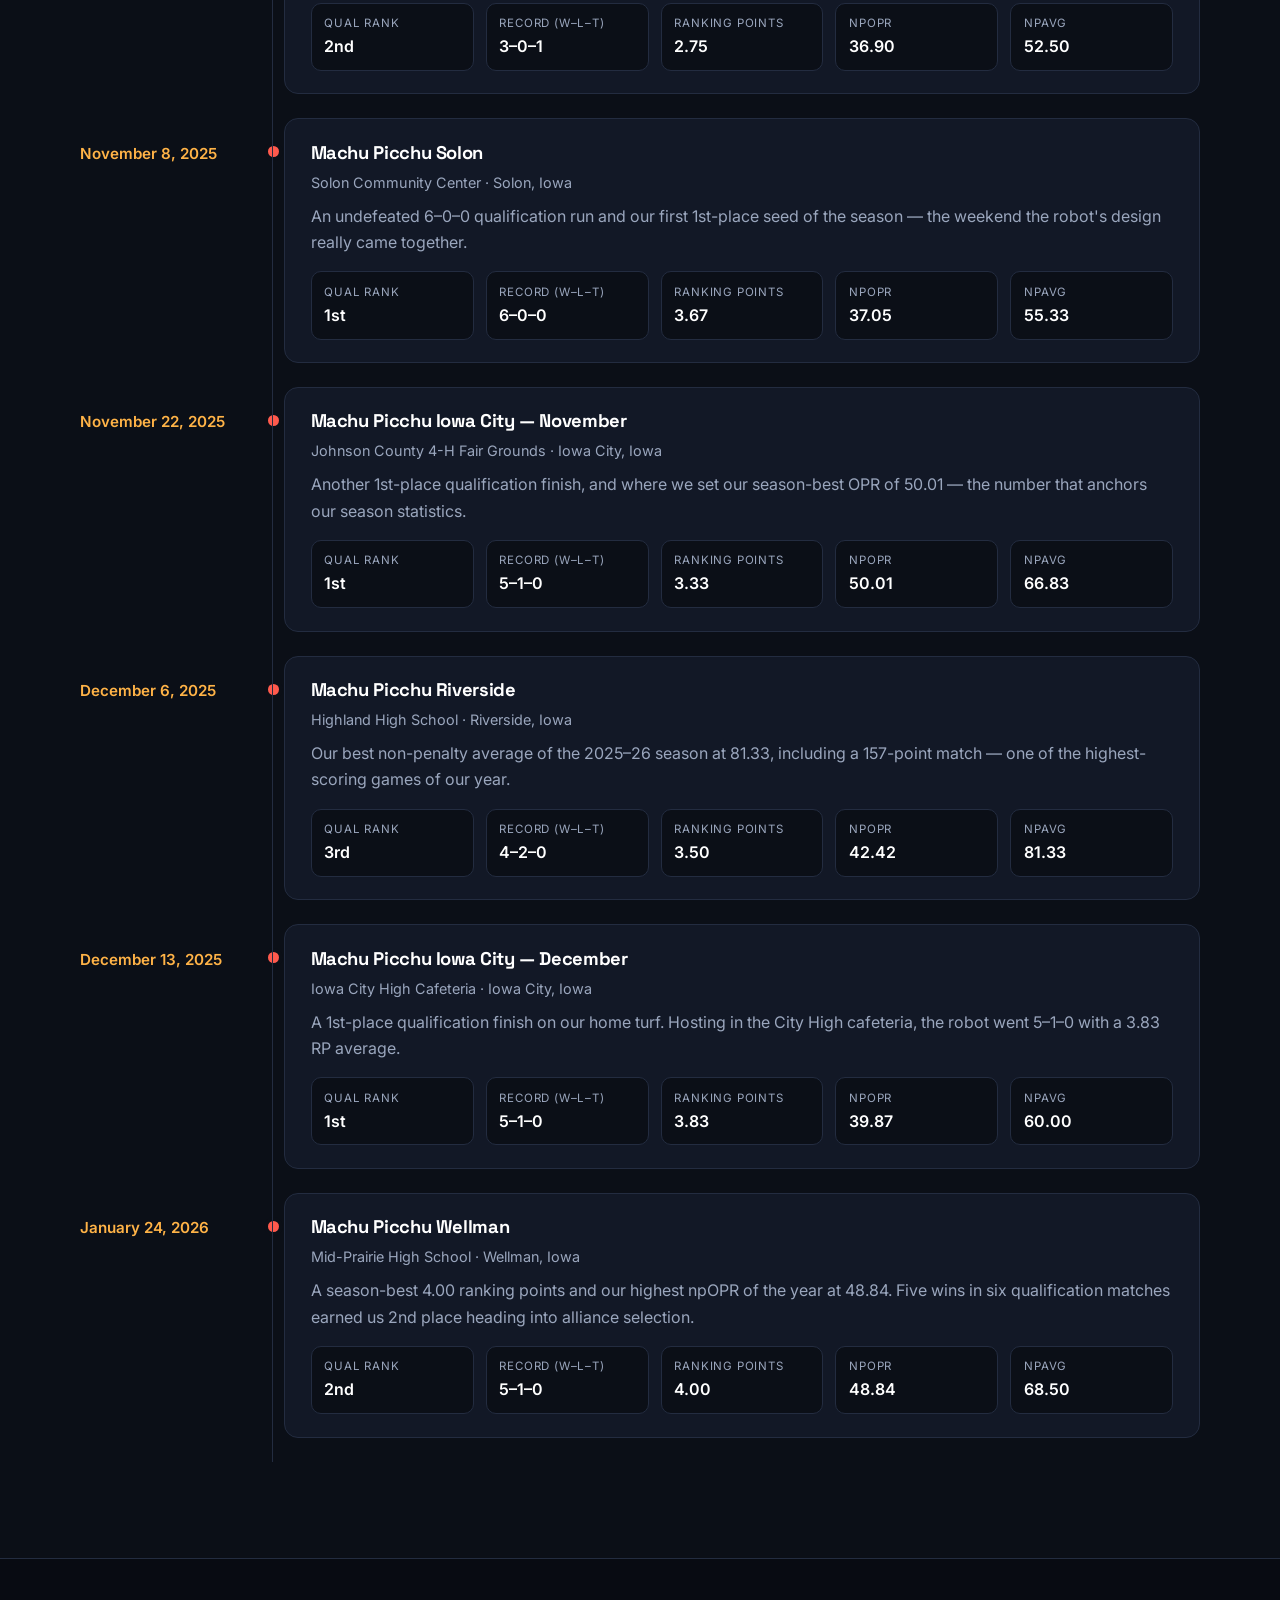
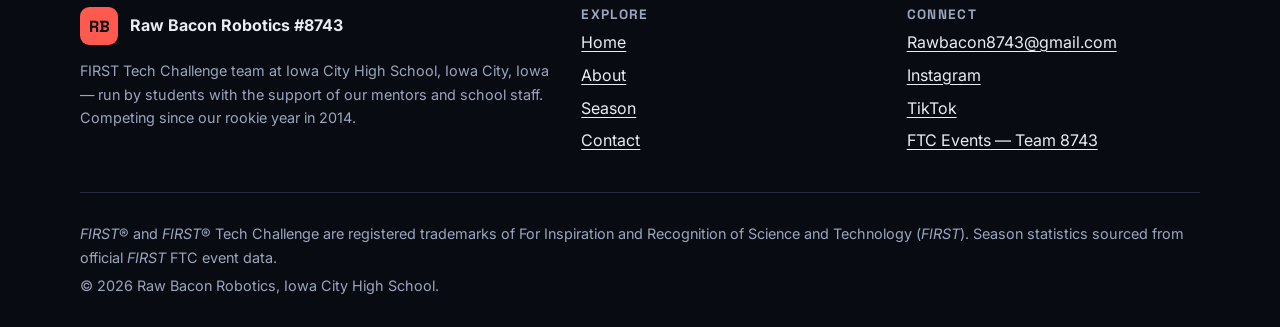
<file: season.html>
<!doctype html>
<html lang="en"><head><meta charset="utf-8"><meta name="viewport" content="width=device-width, initial-scale=1">
<title>Season Results &amp; Stats | Raw Bacon Robotics #8743</title><meta name="description" content="Event-by-event FTC results for team #8743 in chronological order, plus OPR, auto, TeleOp, and endgame averages.">
<meta property="og:type" content="website"><meta property="og:title" content="Season Results &amp; Stats | Raw Bacon Robotics #8743"><meta property="og:description" content="Event-by-event FTC results for team #8743 in chronological order, plus OPR, auto, TeleOp, and endgame averages.">
<meta name="twitter:card" content="summary"><meta name="theme-color" content="#0b0f17"><link rel="icon" href="favicon.svg" type="image/svg+xml">
<link rel="preconnect" href="https://fonts.googleapis.com"><link rel="preconnect" href="https://fonts.gstatic.com" crossorigin>
<link rel="stylesheet" href="https://fonts.googleapis.com/css2?family=Inter:wght@400;500;600&family=Space+Grotesk:wght@500;700&display=swap">
<link rel="stylesheet" href="styles.css"></head><body>
<a class="skip" href="#main">Skip to content</a>
<header class="top"><div class="wrap bar"><a class="brand" href="index.html"><svg class="mark" viewBox="0 0 40 40" aria-hidden="true"><rect width="40" height="40" rx="10" fill="#ff5a4d"/><text x="20" y="26" text-anchor="middle" font-family="Space Grotesk,Inter,sans-serif" font-weight="700" font-size="17" fill="#0b0f17">RB</text></svg><span><b>Raw Bacon Robotics</b><small>FTC Team #8743 · Iowa City High</small></span></a><nav aria-label="Primary"><a href="index.html">Home</a><a href="about.html">About</a><a href="season.html" aria-current="page">Season</a><a href="contact.html">Contact</a></nav></div></header>
<main id="main"><section class="hero small"><div class="wrap"><p class="eyebrow">Season results</p><h1>Results &amp; stats</h1>
<p class="lead">8 events, an award-winning design process, and season-best performance numbers that place us around the 70th percentile of FTC teams by OPR. Events are listed in chronological order.</p></div></section>
<section class="wrap band"><div class="stats"><div class="stat"><b>50.01</b><span>Best OPR</span></div><div class="stat"><b>13.65</b><span>Auto average</span></div><div class="stat"><b>37.98</b><span>TeleOp average</span></div><div class="stat"><b>8.63</b><span>Endgame average</span></div><div class="stat"><b>~70%</b><span>OPR percentile</span></div></div></section>
<section class="wrap"><h2 class="seasonh">2024–25 season</h2><ol class="ev-list"><li class="ev"><time datetime="2025-02-14">February 14, 2025</time><article><h3>Machu Picchu Qualifier</h3><p class="where">West High School · Iowa City, Iowa</p><p class="award">★ Innovate Award — 2nd Place</p><p>A strong qualifier close to home. Beyond a 3–2–0 record and a 43.61 npOPR, judges recognized our design process with 2nd place for the Innovate Award.</p><dl class="cells"><div><dt>Qual rank</dt><dd>14th</dd></div><div><dt>Record (W–L–T)</dt><dd>3–2–0</dd></div><div><dt>Ranking points</dt><dd>3.00</dd></div><div><dt>npOPR</dt><dd>43.61</dd></div><div><dt>npAVG</dt><dd>69.40</dd></div></dl></article></li><li class="ev"><time datetime="2025-02-27">February 27–28, 2025</time><article><h3>Iowa Championship — Black Division</h3><p class="where">Xtream Arena · Coralville, Iowa</p><p>Our state championship weekend in the Black Division. A 4–2–0 qualification record and a 93.50 non-penalty average put the robot's scoring ceiling on full display against the strongest field we faced all season.</p><dl class="cells"><div><dt>Qual rank</dt><dd>14th</dd></div><div><dt>Record (W–L–T)</dt><dd>4–2–0</dd></div><div><dt>Ranking points</dt><dd>2.67</dd></div><div><dt>npOPR</dt><dd>37.56</dd></div><div><dt>npAVG</dt><dd>93.50</dd></div></dl></article></li></ol><h2 class="seasonh">2025–26 season</h2><ol class="ev-list"><li class="ev"><time datetime="2025-10-16">October 16, 2025</time><article><h3>Solon Scrimmage</h3><p class="where">Solon Community Center · Solon, Iowa</p><p>Our first outing of the season. An unbeaten 3–0–1 scrimmage showing gave the new robot its first real test and set the baseline for everything that followed.</p><dl class="cells"><div><dt>Qual rank</dt><dd>2nd</dd></div><div><dt>Record (W–L–T)</dt><dd>3–0–1</dd></div><div><dt>Ranking points</dt><dd>2.75</dd></div><div><dt>npOPR</dt><dd>36.90</dd></div><div><dt>npAVG</dt><dd>52.50</dd></div></dl></article></li><li class="ev"><time datetime="2025-11-08">November 8, 2025</time><article><h3>Machu Picchu Solon</h3><p class="where">Solon Community Center · Solon, Iowa</p><p>An undefeated 6–0–0 qualification run and our first 1st-place seed of the season — the weekend the robot's design really came together.</p><dl class="cells"><div><dt>Qual rank</dt><dd>1st</dd></div><div><dt>Record (W–L–T)</dt><dd>6–0–0</dd></div><div><dt>Ranking points</dt><dd>3.67</dd></div><div><dt>npOPR</dt><dd>37.05</dd></div><div><dt>npAVG</dt><dd>55.33</dd></div></dl></article></li><li class="ev"><time datetime="2025-11-22">November 22, 2025</time><article><h3>Machu Picchu Iowa City — November</h3><p class="where">Johnson County 4-H Fair Grounds · Iowa City, Iowa</p><p>Another 1st-place qualification finish, and where we set our season-best OPR of 50.01 — the number that anchors our season statistics.</p><dl class="cells"><div><dt>Qual rank</dt><dd>1st</dd></div><div><dt>Record (W–L–T)</dt><dd>5–1–0</dd></div><div><dt>Ranking points</dt><dd>3.33</dd></div><div><dt>npOPR</dt><dd>50.01</dd></div><div><dt>npAVG</dt><dd>66.83</dd></div></dl></article></li><li class="ev"><time datetime="2025-12-06">December 6, 2025</time><article><h3>Machu Picchu Riverside</h3><p class="where">Highland High School · Riverside, Iowa</p><p>Our best non-penalty average of the 2025–26 season at 81.33, including a 157-point match — one of the highest-scoring games of our year.</p><dl class="cells"><div><dt>Qual rank</dt><dd>3rd</dd></div><div><dt>Record (W–L–T)</dt><dd>4–2–0</dd></div><div><dt>Ranking points</dt><dd>3.50</dd></div><div><dt>npOPR</dt><dd>42.42</dd></div><div><dt>npAVG</dt><dd>81.33</dd></div></dl></article></li><li class="ev"><time datetime="2025-12-13">December 13, 2025</time><article><h3>Machu Picchu Iowa City — December</h3><p class="where">Iowa City High Cafeteria · Iowa City, Iowa</p><p>A 1st-place qualification finish on our home turf. Hosting in the City High cafeteria, the robot went 5–1–0 with a 3.83 RP average.</p><dl class="cells"><div><dt>Qual rank</dt><dd>1st</dd></div><div><dt>Record (W–L–T)</dt><dd>5–1–0</dd></div><div><dt>Ranking points</dt><dd>3.83</dd></div><div><dt>npOPR</dt><dd>39.87</dd></div><div><dt>npAVG</dt><dd>60.00</dd></div></dl></article></li><li class="ev"><time datetime="2026-01-24">January 24, 2026</time><article><h3>Machu Picchu Wellman</h3><p class="where">Mid-Prairie High School · Wellman, Iowa</p><p>A season-best 4.00 ranking points and our highest npOPR of the year at 48.84. Five wins in six qualification matches earned us 2nd place heading into alliance selection.</p><dl class="cells"><div><dt>Qual rank</dt><dd>2nd</dd></div><div><dt>Record (W–L–T)</dt><dd>5–1–0</dd></div><div><dt>Ranking points</dt><dd>4.00</dd></div><div><dt>npOPR</dt><dd>48.84</dd></div><div><dt>npAVG</dt><dd>68.50</dd></div></dl></article></li></ol></section></main>
<footer><div class="wrap fgrid"><div><a class="brand" href="index.html"><svg class="mark" viewBox="0 0 40 40" aria-hidden="true"><rect width="40" height="40" rx="10" fill="#ff5a4d"/><text x="20" y="26" text-anchor="middle" font-family="Space Grotesk,Inter,sans-serif" font-weight="700" font-size="17" fill="#0b0f17">RB</text></svg><span><b>Raw Bacon Robotics #8743</b></span></a>
<p>FIRST Tech Challenge team at Iowa City High School, Iowa City, Iowa — run by students with the support of our mentors and school staff. Competing since our rookie year in 2014.</p></div>
<div><h3>Explore</h3><ul><li><a href="index.html">Home</a></li><li><a href="about.html">About</a></li><li><a href="season.html">Season</a></li><li><a href="contact.html">Contact</a></li></ul></div>
<div><h3>Connect</h3><ul><li><a href="mailto:Rawbacon8743@gmail.com">Rawbacon8743@gmail.com</a></li><li><a href="https://www.instagram.com/rawbacon8743" rel="noopener">Instagram</a></li><li><a href="https://www.tiktok.com/@raw.bacon.robotic" rel="noopener">TikTok</a></li><li><a href="https://ftc-events.firstinspires.org/team/8743" rel="noopener">FTC Events — Team 8743</a></li></ul></div></div>
<div class="wrap legal"><p><i>FIRST</i>® and <i>FIRST</i>® Tech Challenge are registered trademarks of For Inspiration and Recognition of Science and Technology (<i>FIRST</i>). Season statistics sourced from official <i>FIRST</i> FTC event data.</p><p>© 2026 Raw Bacon Robotics, Iowa City High School.</p></div></footer></body></html>
</file>
<file: styles.css>
:root{--bg:#0b0f17;--s:#121826;--s2:#171e2f;--line:#232c40;--t:#e8ecf4;--m:#9aa6bd;--a:#ff5a4d;--a2:#ffb347;color-scheme:dark}
*{box-sizing:border-box}html{scroll-behavior:smooth}
body{margin:0;background:var(--bg);color:var(--t);font:16px/1.65 Inter,system-ui,-apple-system,"Segoe UI",Roboto,sans-serif;-webkit-font-smoothing:antialiased}
h1,h2,h3{font-family:"Space Grotesk",Inter,system-ui,sans-serif;line-height:1.15;margin:0 0 .5em;letter-spacing:-.02em}
h1{font-size:clamp(2.2rem,5.5vw,4rem)}h1 span{color:var(--a);display:block}h2{font-size:clamp(1.5rem,3vw,2rem);margin-top:0}h3{font-size:1.15rem}
a{color:var(--a2);text-underline-offset:3px}a:hover{color:#fff}
:focus-visible{outline:3px solid var(--a2);outline-offset:3px;border-radius:4px}
.wrap{width:min(1120px,100% - 2.5rem);margin-inline:auto}section.wrap{padding-block:3rem}
.skip{position:absolute;left:-999px;top:0;background:var(--a);color:#0b0f17;padding:.6rem 1rem;z-index:99}.skip:focus{left:0}
.top{position:sticky;top:0;z-index:10;background:rgba(11,15,23,.88);backdrop-filter:blur(12px);border-bottom:1px solid var(--line)}
.bar{display:flex;align-items:center;justify-content:space-between;gap:1rem;flex-wrap:wrap;padding-block:.8rem}
.brand{display:flex;align-items:center;gap:.75rem;color:var(--t);text-decoration:none}.brand span{display:flex;flex-direction:column;line-height:1.2}.brand small{color:var(--m);font-size:.78rem}.mark{width:38px;height:38px;flex:none}
nav{display:flex;gap:.25rem;flex-wrap:wrap}nav a{color:var(--m);text-decoration:none;padding:.45rem .85rem;border-radius:8px;font-weight:500;font-size:.95rem}nav a:hover{color:#fff;background:var(--s)}nav a[aria-current=page]{color:#fff;background:var(--s2);box-shadow:inset 0 -2px 0 var(--a)}
.hero{padding-block:clamp(4rem,10vw,7.5rem);background:radial-gradient(900px 400px at 85% -10%,rgba(255,90,77,.18),transparent 60%),linear-gradient(var(--bg),var(--bg))}.hero.small{padding-block:clamp(3rem,7vw,5rem)}.hero.small h1{font-size:clamp(2rem,4.5vw,3rem);max-width:24ch}
.eyebrow{color:var(--a);text-transform:uppercase;letter-spacing:.14em;font-size:.8rem;font-weight:600;margin:0 0 1rem}
.lead{font-size:1.2rem;color:var(--m);max-width:62ch}
.cta{display:flex;gap:.8rem;flex-wrap:wrap;margin-top:2rem}
.btn{display:inline-block;background:var(--a);color:#0b0f17;font-weight:600;text-decoration:none;padding:.8rem 1.4rem;border-radius:10px;transition:transform .15s,background .15s}.btn:hover{background:#ff7a6e;color:#0b0f17;transform:translateY(-1px)}.btn.ghost{background:transparent;color:var(--t);border:1px solid var(--line)}.btn.ghost:hover{background:var(--s);color:#fff}
.band{padding-block:0 1rem;margin-top:-1px}.stats{display:grid;grid-template-columns:repeat(auto-fit,minmax(150px,1fr));gap:1px;background:var(--line);border:1px solid var(--line);border-radius:14px;overflow:hidden}
.stat{background:var(--s);padding:1.4rem 1.2rem}.stat b{display:block;font:700 2rem "Space Grotesk",Inter,sans-serif;color:#fff}.stat span{color:var(--m);font-size:.85rem;text-transform:uppercase;letter-spacing:.08em}.note{color:var(--m);margin-top:1rem}
.sub{color:var(--m);max-width:70ch;margin-bottom:1.5rem}
.panel{background:var(--s);border:1px solid var(--line);border-radius:14px;padding:1.6rem}.panel p{color:var(--m);margin:0 0 1rem}.panel h3{color:#fff}
.grid3{display:grid;grid-template-columns:repeat(auto-fit,minmax(260px,1fr));gap:1rem}.grid2{display:grid;grid-template-columns:repeat(auto-fit,minmax(300px,1fr));gap:1rem}
.tablewrap{overflow-x:auto;border:1px solid var(--line);border-radius:14px}table{width:100%;border-collapse:collapse;font-size:.95rem}
th,td{padding:.9rem 1.1rem;text-align:left;border-bottom:1px solid var(--line);white-space:nowrap}thead th{background:var(--s);color:var(--m);font-size:.78rem;text-transform:uppercase;letter-spacing:.08em}tbody th{font-weight:600;white-space:normal}tbody tr:last-child>*{border-bottom:0}tbody tr:hover{background:var(--s)}
.spons{display:grid;grid-template-columns:1.4fr 1fr;gap:2rem;align-items:center}.spons p{max-width:55ch}.logos{list-style:none;margin:0;padding:0;display:grid;gap:.8rem}.logos li{background:var(--s2);border:1px solid var(--line);border-radius:12px;padding:1.2rem;text-align:center;font:700 1.25rem "Space Grotesk",Inter,sans-serif;letter-spacing:.04em}
.seasonh{margin:2rem 0 1.2rem;padding-bottom:.6rem;border-bottom:1px solid var(--line)}.seasonh:first-child{margin-top:0}
.ev-list{list-style:none;margin:0;padding:0;position:relative}.ev{display:grid;grid-template-columns:180px 1fr;gap:1.5rem;padding-bottom:1.5rem;position:relative}
.ev>time{color:var(--a2);font-weight:600;padding-top:1.4rem;font-size:.95rem}
.ev article{background:var(--s);border:1px solid var(--line);border-radius:14px;padding:1.4rem 1.6rem;position:relative}.ev article::before{content:"";position:absolute;left:-1.05rem;top:1.7rem;width:11px;height:11px;border-radius:50%;background:var(--a);box-shadow:0 0 0 4px var(--bg)}
.ev::after{content:"";position:absolute;left:calc(180px + .75rem);top:0;bottom:0;width:1px;background:var(--line)}
.ev article h3{color:#fff;margin-bottom:.2rem}.ev p{color:var(--m);margin:.5rem 0}.where{font-size:.9rem}.award{color:var(--a2)!important;font-weight:600}
.cells{display:grid;grid-template-columns:repeat(auto-fit,minmax(110px,1fr));gap:.75rem;margin:1rem 0 0}.cells div{background:var(--bg);border:1px solid var(--line);border-radius:10px;padding:.65rem .8rem}.cells dt{color:var(--m);font-size:.72rem;text-transform:uppercase;letter-spacing:.07em}.cells dd{margin:0;font-weight:600;color:#fff}
.facts{display:grid;grid-template-columns:repeat(auto-fit,minmax(200px,1fr));gap:1px;background:var(--line);border:1px solid var(--line);border-radius:14px;overflow:hidden;margin:0}.facts div{background:var(--s);padding:1.2rem}.facts dt{color:var(--m);font-size:.8rem;text-transform:uppercase;letter-spacing:.08em}.facts dd{margin:.2rem 0 0;font-weight:600}
.plain .ev>time{padding-top:1.3rem}
.clist{list-style:none;margin:0;padding:0}.clist li{display:flex;justify-content:space-between;gap:1rem;padding:.8rem 0;border-bottom:1px solid var(--line);flex-wrap:wrap}.clist li:last-child{border:0}.clist span{color:var(--m)}
footer{margin-top:3rem;border-top:1px solid var(--line);background:#080b12;padding-top:3rem}.fgrid{display:grid;grid-template-columns:1.6fr 1fr 1fr;gap:2rem}footer h3{font-size:.85rem;text-transform:uppercase;letter-spacing:.1em;color:var(--m)}footer ul{list-style:none;margin:0;padding:0}footer li{margin:.4rem 0}footer p{color:var(--m);font-size:.9rem}footer a{color:var(--t)}.legal{border-top:1px solid var(--line);margin-top:2rem;padding-block:1.5rem;font-size:.8rem}.legal p{margin:.3rem 0}
@media(max-width:760px){.ev{grid-template-columns:1fr;gap:.4rem}.ev::after{display:none}.ev article::before{display:none}.ev>time{padding-top:0}.spons,.fgrid{grid-template-columns:1fr}.hide-s{display:none}}
@media(prefers-reduced-motion:reduce){*{transition:none!important;scroll-behavior:auto!important}}
</file>
